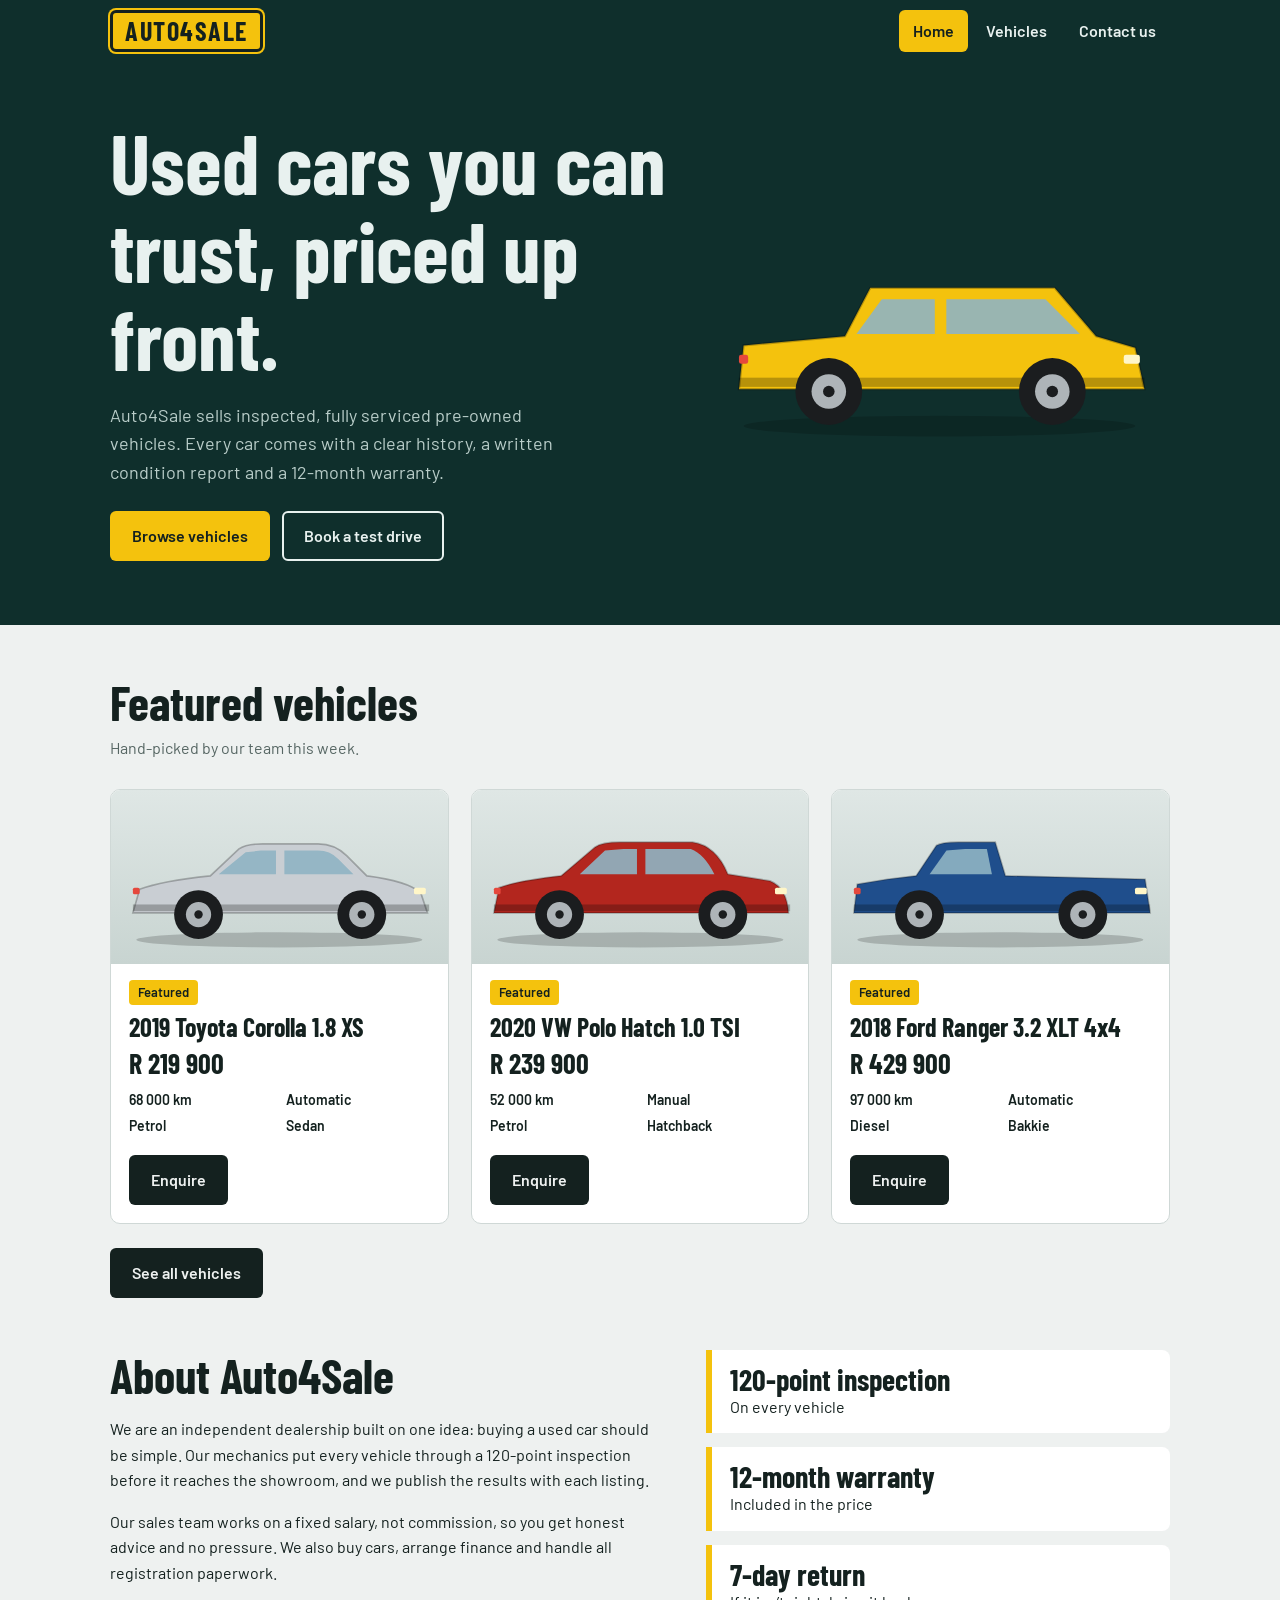
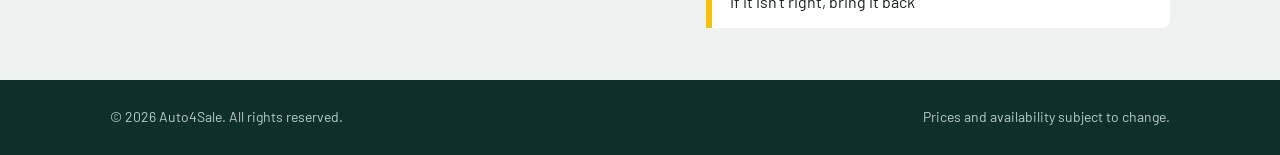
<file: index.html>
<!DOCTYPE html>
<html lang="en">
<head>
<meta charset="utf-8">
<meta name="viewport" content="width=device-width, initial-scale=1, viewport-fit=cover">
<title>Auto4Sale – Quality used vehicles</title>
<link rel="stylesheet" href="https://fonts.googleapis.com/css2?family=Barlow+Condensed:wght@600;700&family=Barlow:wght@400;500;600&display=swap">
<link rel="stylesheet" href="style.css">
</head>
<body>
<header><div class="wrap">
<a class="plate" href="index.html" aria-label="Auto4Sale home">AUTO4SALE</a>
<nav aria-label="Main"><a href="index.html" aria-current="page">Home</a><a href="vehicles.html">Vehicles</a><a href="contact.html">Contact us</a></nav>
</div></header>
<main>
<div class="hero"><div class="wrap">
<div>
<h1>Used cars you can trust, priced up front.</h1>
<p>Auto4Sale sells inspected, fully serviced pre-owned vehicles. Every car comes with a clear history, a written condition report and a 12-month warranty.</p>
<div class="row"><a class="btn" href="vehicles.html">Browse vehicles</a><a class="btn alt" href="contact.html">Book a test drive</a></div>
</div>
<div id="heroArt" aria-hidden="true"></div>
</div></div>

<div class="sec"><div class="wrap">
<h2>Featured vehicles</h2>
<p class="sub">Hand-picked by our team this week.</p>
<div class="grid" id="featured"></div>
<div class="row"><a class="btn" style="background:var(--ink);color:var(--bg)" href="vehicles.html">See all vehicles</a></div>
</div></div>

<div class="sec" style="padding-top:0"><div class="wrap about">
<div>
<h2>About Auto4Sale</h2>
<p>We are an independent dealership built on one idea: buying a used car should be simple. Our mechanics put every vehicle through a 120-point inspection before it reaches the showroom, and we publish the results with each listing.</p>
<p>Our sales team works on a fixed salary, not commission, so you get honest advice and no pressure. We also buy cars, arrange finance and handle all registration paperwork.</p>
</div>
<div class="facts">
<div class="fact"><strong>120-point inspection</strong>On every vehicle</div>
<div class="fact"><strong>12-month warranty</strong>Included in the price</div>
<div class="fact"><strong>7-day return</strong>If it isn’t right, bring it back</div>
</div>
</div></div>
</main>
<footer><div class="wrap"><span>© 2026 Auto4Sale. All rights reserved.</span><span>Prices and availability subject to change.</span></div></footer>
<script src="app.js"></script>
</body>
</html>
</file>
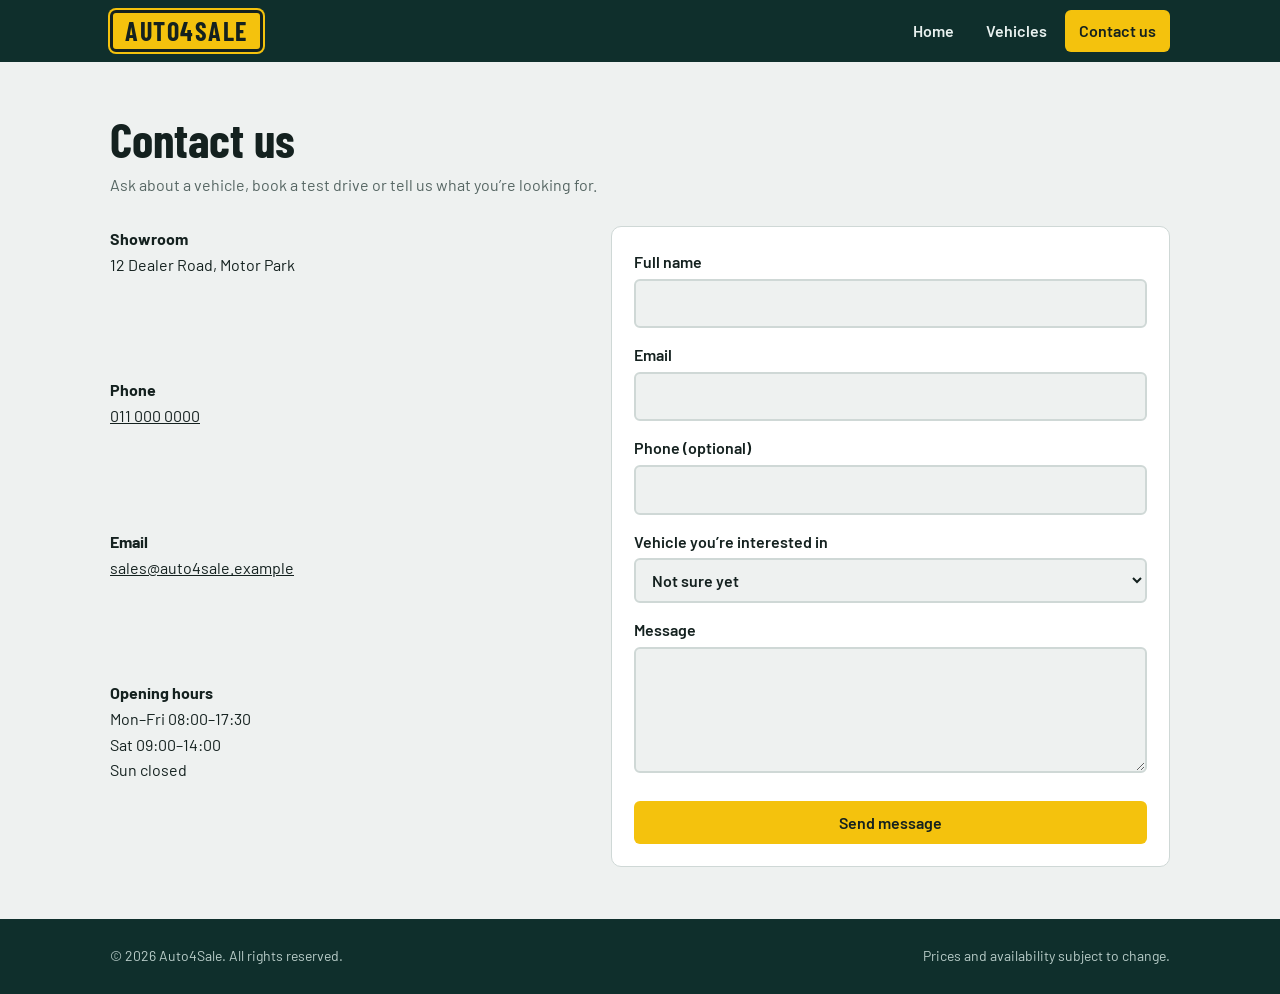
<file: contact.html>
<!DOCTYPE html>
<html lang="en">
<head>
<meta charset="utf-8">
<meta name="viewport" content="width=device-width, initial-scale=1, viewport-fit=cover">
<title>Contact us – Auto4Sale</title>
<link rel="stylesheet" href="https://fonts.googleapis.com/css2?family=Barlow+Condensed:wght@600;700&family=Barlow:wght@400;500;600&display=swap">
<link rel="stylesheet" href="style.css">
</head>
<body>
<header><div class="wrap">
<a class="plate" href="index.html" aria-label="Auto4Sale home">AUTO4SALE</a>
<nav aria-label="Main"><a href="index.html">Home</a><a href="vehicles.html">Vehicles</a><a href="contact.html" aria-current="page">Contact us</a></nav>
</div></header>
<main>
<div class="sec"><div class="wrap">
<h2>Contact us</h2>
<p class="sub">Ask about a vehicle, book a test drive or tell us what you’re looking for.</p>
<div class="cgrid">
<ul class="details">
<li><b>Showroom</b>12 Dealer Road, Motor Park</li>
<li><b>Phone</b><a href="tel:+27110000000">011 000 0000</a></li>
<li><b>Email</b><a href="mailto:sales@auto4sale.example">sales@auto4sale.example</a></li>
<li><b>Opening hours</b>Mon–Fri 08:00–17:30<br>Sat 09:00–14:00<br>Sun closed</li>
</ul>
<div id="formBox">
<form id="cf" novalidate>
<label>Full name<input id="n" required autocomplete="name"></label>
<label>Email<input id="e" type="email" required autocomplete="email"></label>
<label>Phone (optional)<input id="p" type="tel" autocomplete="tel"></label>
<label>Vehicle you’re interested in<select id="v"><option>Not sure yet</option></select></label>
<label>Message<textarea id="m" rows="4" required></textarea></label>
<div id="err" role="alert" style="color:#b3261e;font-weight:600"></div>
<button class="btn" type="submit">Send message</button>
</form>
</div>
</div>
</div></div>
</main>
<footer><div class="wrap"><span>© 2026 Auto4Sale. All rights reserved.</span><span>Prices and availability subject to change.</span></div></footer>
<script src="app.js"></script>
</body>
</html>
</file>
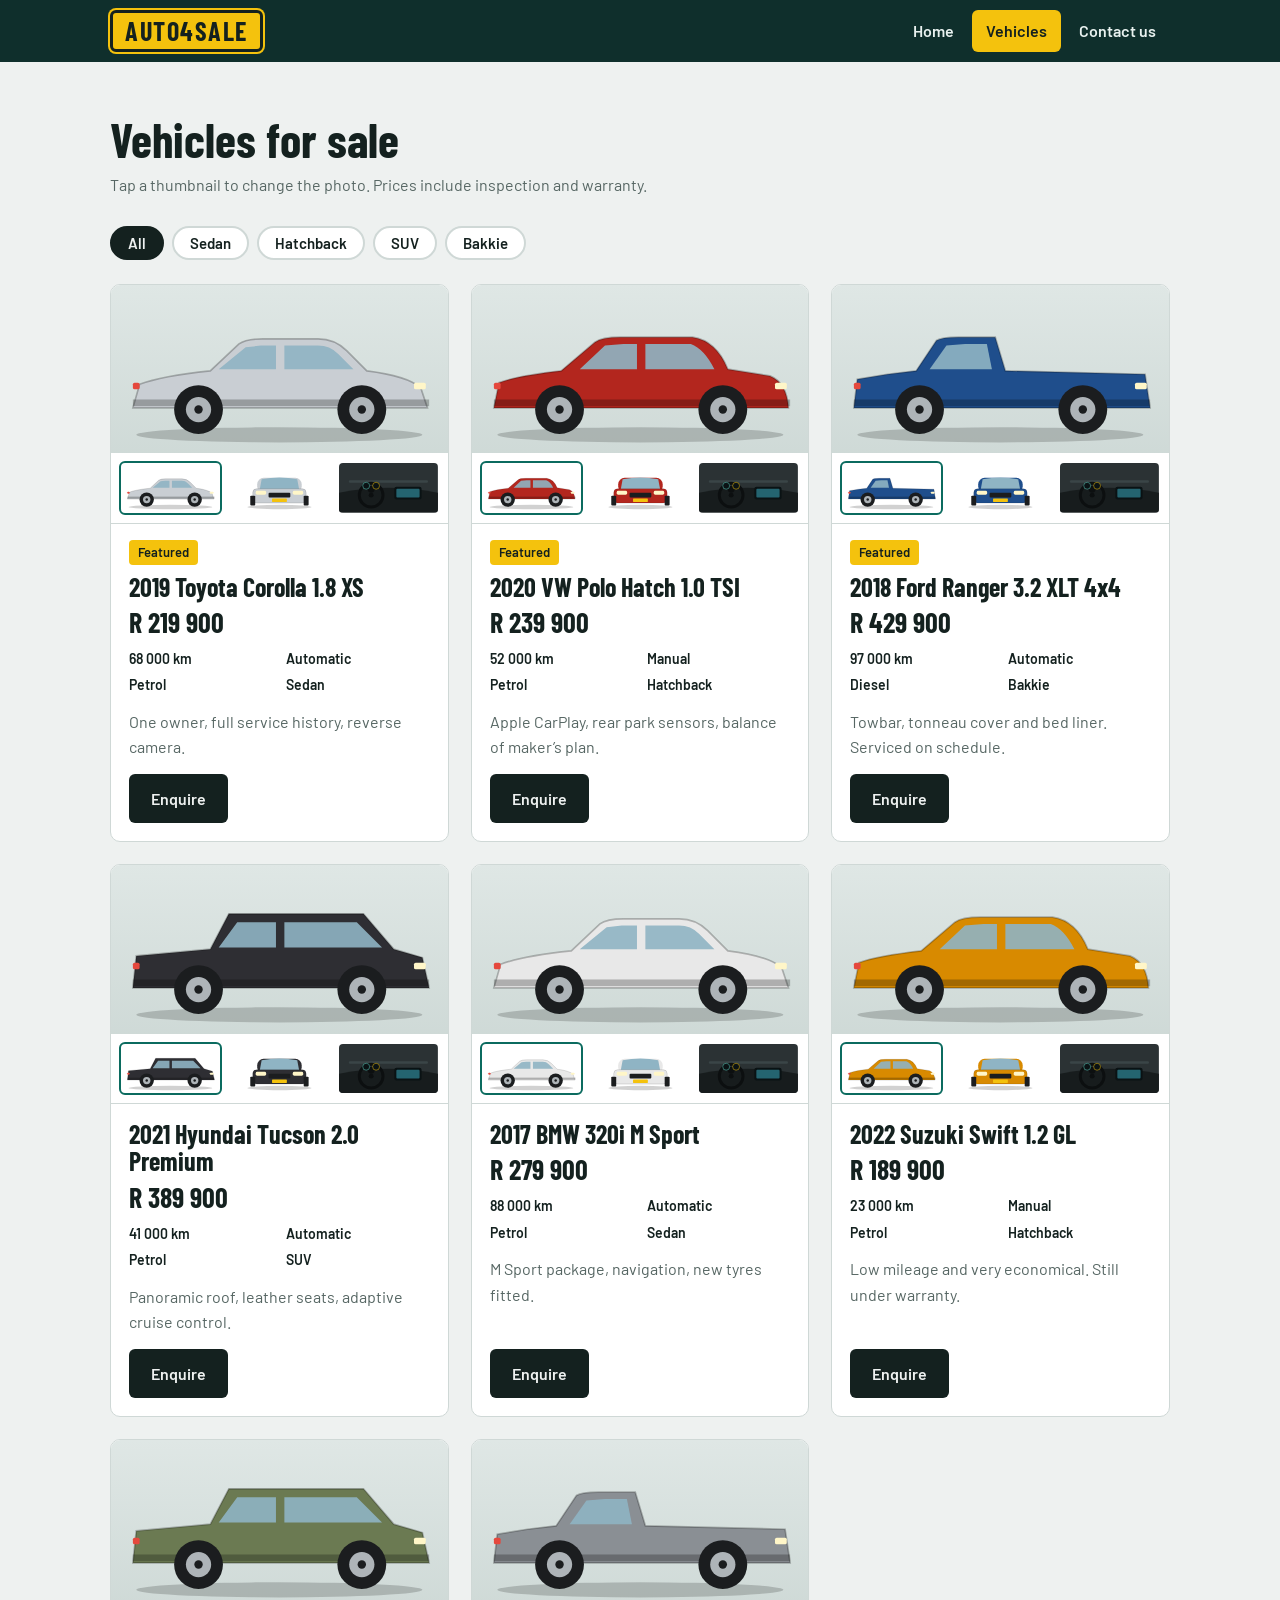
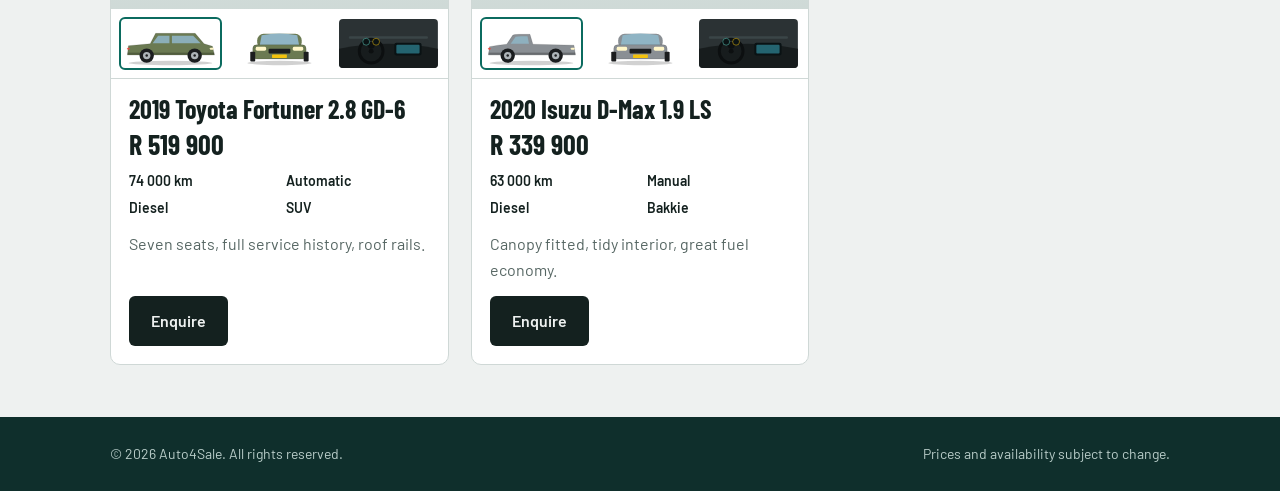
<file: vehicles.html>
<!DOCTYPE html>
<html lang="en">
<head>
<meta charset="utf-8">
<meta name="viewport" content="width=device-width, initial-scale=1, viewport-fit=cover">
<title>Vehicles for sale – Auto4Sale</title>
<link rel="stylesheet" href="https://fonts.googleapis.com/css2?family=Barlow+Condensed:wght@600;700&family=Barlow:wght@400;500;600&display=swap">
<link rel="stylesheet" href="style.css">
</head>
<body>
<header><div class="wrap">
<a class="plate" href="index.html" aria-label="Auto4Sale home">AUTO4SALE</a>
<nav aria-label="Main"><a href="index.html">Home</a><a href="vehicles.html" aria-current="page">Vehicles</a><a href="contact.html">Contact us</a></nav>
</div></header>
<main>
<div class="sec"><div class="wrap">
<h2>Vehicles for sale</h2>
<p class="sub">Tap a thumbnail to change the photo. Prices include inspection and warranty.</p>
<div class="chips" id="chips" role="group" aria-label="Filter by body type"></div>
<div class="grid" id="list"></div>
</div></div>
</main>
<footer><div class="wrap"><span>© 2026 Auto4Sale. All rights reserved.</span><span>Prices and availability subject to change.</span></div></footer>
<script src="app.js"></script>
</body>
</html>
</file>
<file: style.css>
:root{--bg:#eef1f0;--surface:#fff;--ink:#14211f;--muted:#566663;--line:#cfd8d6;--plate:#f4c20d;--plate-ink:#14211f;--deep:#0f2f2c;--deep-ink:#e8f1ef;--focus:#0b6b5f;
box-sizing:border-box;padding-top:env(safe-area-inset-top,0px);padding-bottom:env(safe-area-inset-bottom,0px)}
@media (prefers-color-scheme:dark){:root:not([data-theme="light"]){--bg:#0d1514;--surface:#16211f;--ink:#e8f1ef;--muted:#9bb0ac;--line:#2a3a37;--deep:#081615;--focus:#5fd0c0}}
:root[data-theme="dark"]{--bg:#0d1514;--surface:#16211f;--ink:#e8f1ef;--muted:#9bb0ac;--line:#2a3a37;--deep:#081615;--focus:#5fd0c0}
*,*::before,*::after{box-sizing:inherit}
html{scroll-padding-top:env(safe-area-inset-top,0px)}
body{margin:0;background:var(--bg);color:var(--ink);font:400 16px/1.6 Barlow,system-ui,sans-serif}
a{color:inherit}
:focus-visible{outline:3px solid var(--focus);outline-offset:2px}
h1,h2,h3{font-family:"Barlow Condensed","Arial Narrow",sans-serif;line-height:1.05;margin:0;font-weight:700}
.wrap{max-width:1100px;margin:0 auto;padding:0 20px}
header{background:var(--deep);color:var(--deep-ink);position:sticky;top:env(safe-area-inset-top,0px);z-index:20}
body::before{content:"";position:fixed;inset:0 0 auto;height:env(safe-area-inset-top,0px);background:var(--deep);z-index:21}
header .wrap{display:flex;align-items:center;justify-content:space-between;gap:16px;padding-top:10px;padding-bottom:10px;flex-wrap:wrap}
.plate{display:inline-block;background:var(--plate);color:var(--plate-ink);font:700 26px/1 "Barlow Condensed",sans-serif;letter-spacing:.06em;padding:5px 12px;border:3px solid var(--plate-ink);border-radius:6px;text-decoration:none;box-shadow:0 0 0 2px var(--plate)}
nav{display:flex;gap:4px}
nav a{padding:8px 14px;border-radius:6px;text-decoration:none;font-weight:600}
nav a[aria-current="page"]{background:var(--plate);color:var(--plate-ink)}
nav a:not([aria-current]):hover{background:rgba(255,255,255,.12)}
.hero{background:var(--deep);color:var(--deep-ink);padding:56px 0 64px}
.hero .wrap{display:grid;grid-template-columns:1.1fr .9fr;gap:36px;align-items:center}
.hero h1{font-size:clamp(44px,7vw,84px)}
.hero p{max-width:46ch;color:#b9cdc9;font-size:18px}
.btn{display:inline-block;background:var(--plate);color:var(--plate-ink);font-weight:600;border:0;border-radius:6px;padding:12px 22px;text-decoration:none;cursor:pointer;font-size:16px;font-family:inherit}
.btn.alt{background:transparent;color:inherit;border:2px solid currentColor;padding:10px 20px}
.row{display:flex;gap:12px;flex-wrap:wrap;margin-top:24px}
.sec{padding:52px 0}
.sec h2{font-size:clamp(32px,4.5vw,48px);margin-bottom:8px}
.sub{color:var(--muted);max-width:60ch;margin:0 0 28px}
.grid{display:grid;grid-template-columns:repeat(auto-fill,minmax(290px,1fr));gap:22px}
.card{background:var(--surface);border:1px solid var(--line);border-radius:10px;overflow:hidden;display:flex;flex-direction:column}
.card .body{padding:16px 18px 18px;display:flex;flex-direction:column;gap:8px;flex:1}
.card h3{font-size:26px}
.price{font:700 28px/1 "Barlow Condensed",sans-serif}
.tag{display:inline-block;background:var(--plate);color:var(--plate-ink);font-weight:600;font-size:13px;padding:2px 9px;border-radius:4px;width:fit-content}
.spec{display:grid;grid-template-columns:1fr 1fr;gap:4px 14px;margin:4px 0;padding:0;list-style:none;font-size:14px;color:var(--muted)}
.spec b{color:var(--ink);font-weight:600}
.gal{background:linear-gradient(#dfe7e5,#c8d4d1)}
.gal .main svg{display:block;width:100%;height:auto}
.thumbs{display:flex;gap:6px;padding:8px;background:var(--surface);border-bottom:1px solid var(--line)}
.thumbs button{flex:1;padding:0;border:2px solid transparent;border-radius:6px;overflow:hidden;cursor:pointer;background:none}
.thumbs button[aria-pressed="true"]{border-color:var(--focus)}
.thumbs svg{display:block;width:100%;height:auto}
.about{display:grid;grid-template-columns:1.2fr 1fr;gap:40px}
.facts{display:grid;gap:14px;align-content:start}
.fact{background:var(--surface);border-left:6px solid var(--plate);padding:14px 18px;border-radius:0 8px 8px 0}
.fact strong{font:700 30px/1 "Barlow Condensed",sans-serif;display:block}
.chips{display:flex;gap:8px;flex-wrap:wrap;margin-bottom:24px}
.chips button{font:600 15px Barlow,sans-serif;border:2px solid var(--line);background:var(--surface);color:var(--ink);border-radius:999px;padding:6px 16px;cursor:pointer}
.chips button[aria-pressed="true"]{background:var(--ink);color:var(--bg);border-color:var(--ink)}
.cgrid{display:grid;grid-template-columns:1fr 1.2fr;gap:36px}
.details{list-style:none;padding:0;margin:0;display:grid;gap:16px}
.details b{display:block}
form{background:var(--surface);border:1px solid var(--line);border-radius:10px;padding:22px;display:grid;gap:14px}
label{font-weight:600;display:grid;gap:4px}
input,select,textarea{font:inherit;color:var(--ink);background:var(--bg);border:2px solid var(--line);border-radius:6px;padding:10px 12px;width:100%}
.ok{background:var(--deep);color:var(--deep-ink);border-radius:10px;padding:22px}
footer{background:var(--deep);color:#b9cdc9;padding:26px 0;font-size:14px}
footer .wrap{display:flex;justify-content:space-between;gap:12px;flex-wrap:wrap}
@media(max-width:760px){.hero .wrap,.about,.cgrid{grid-template-columns:1fr}}
</file>
